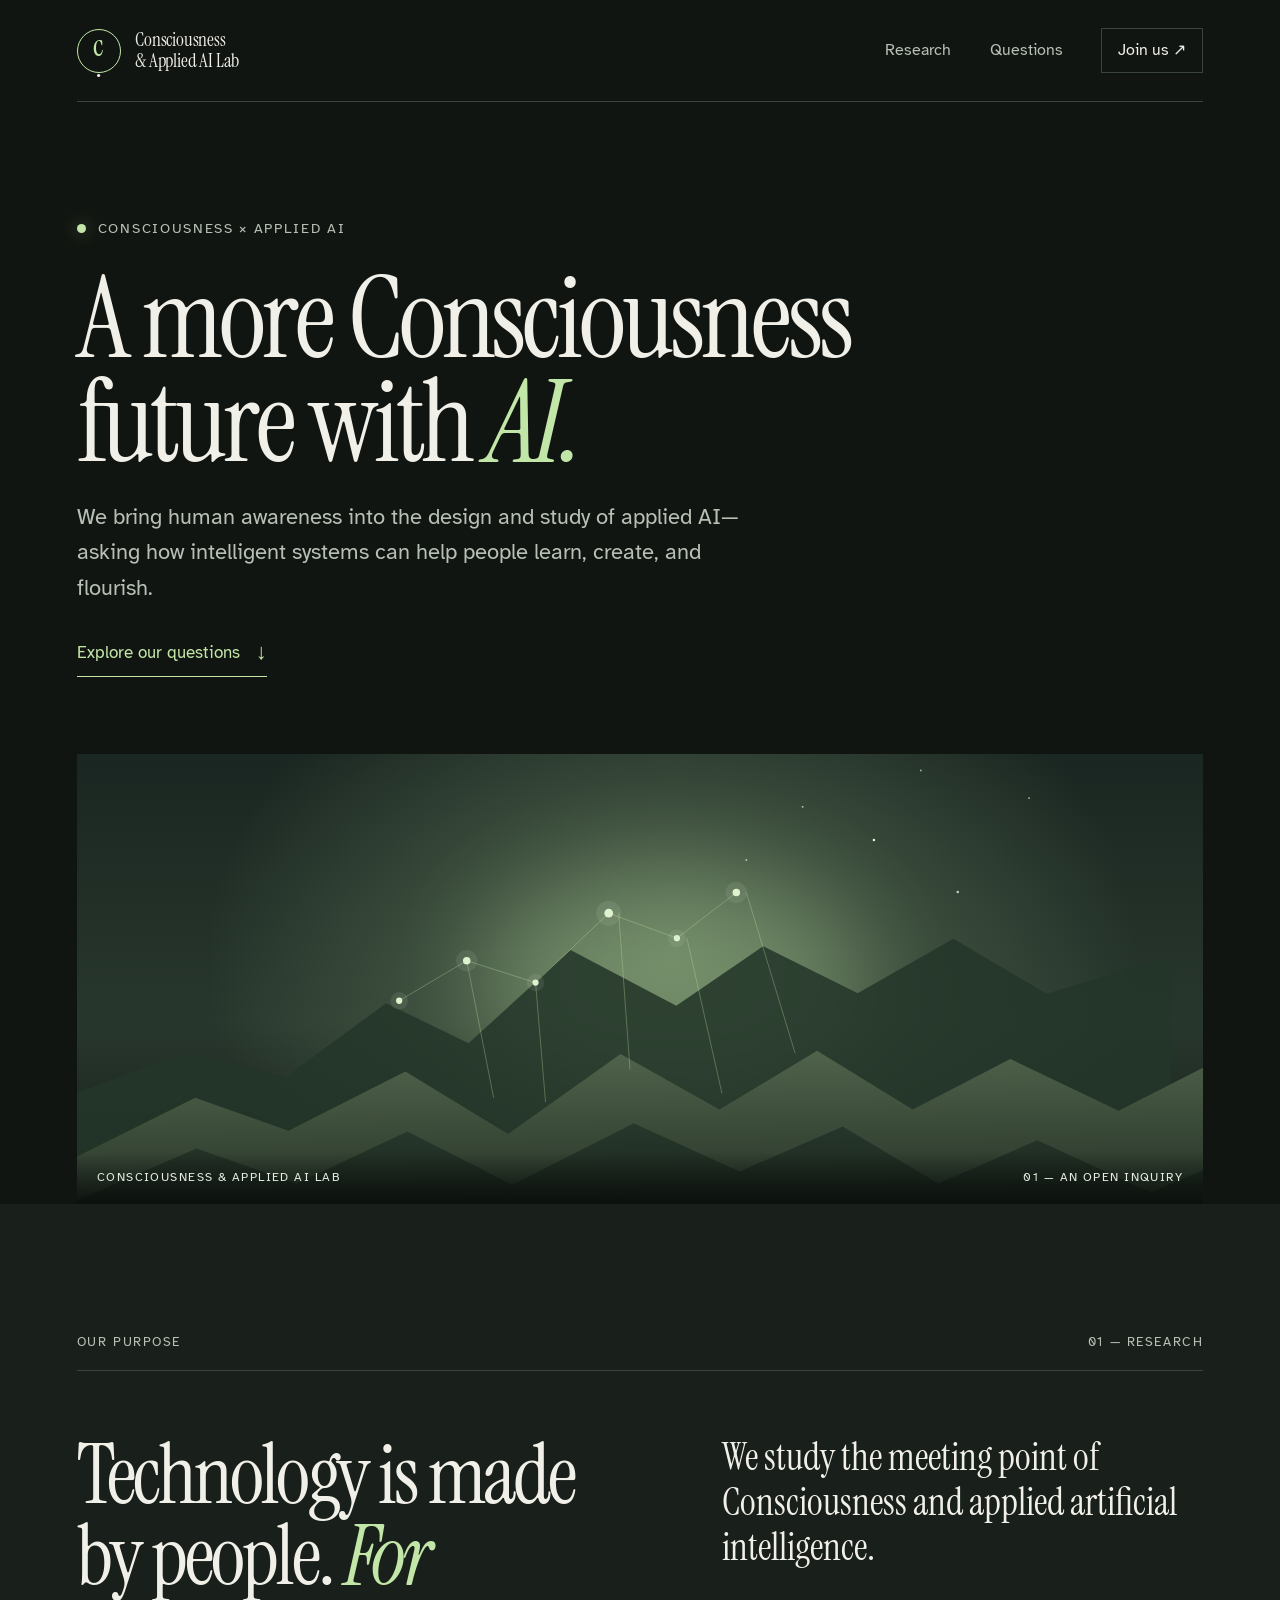
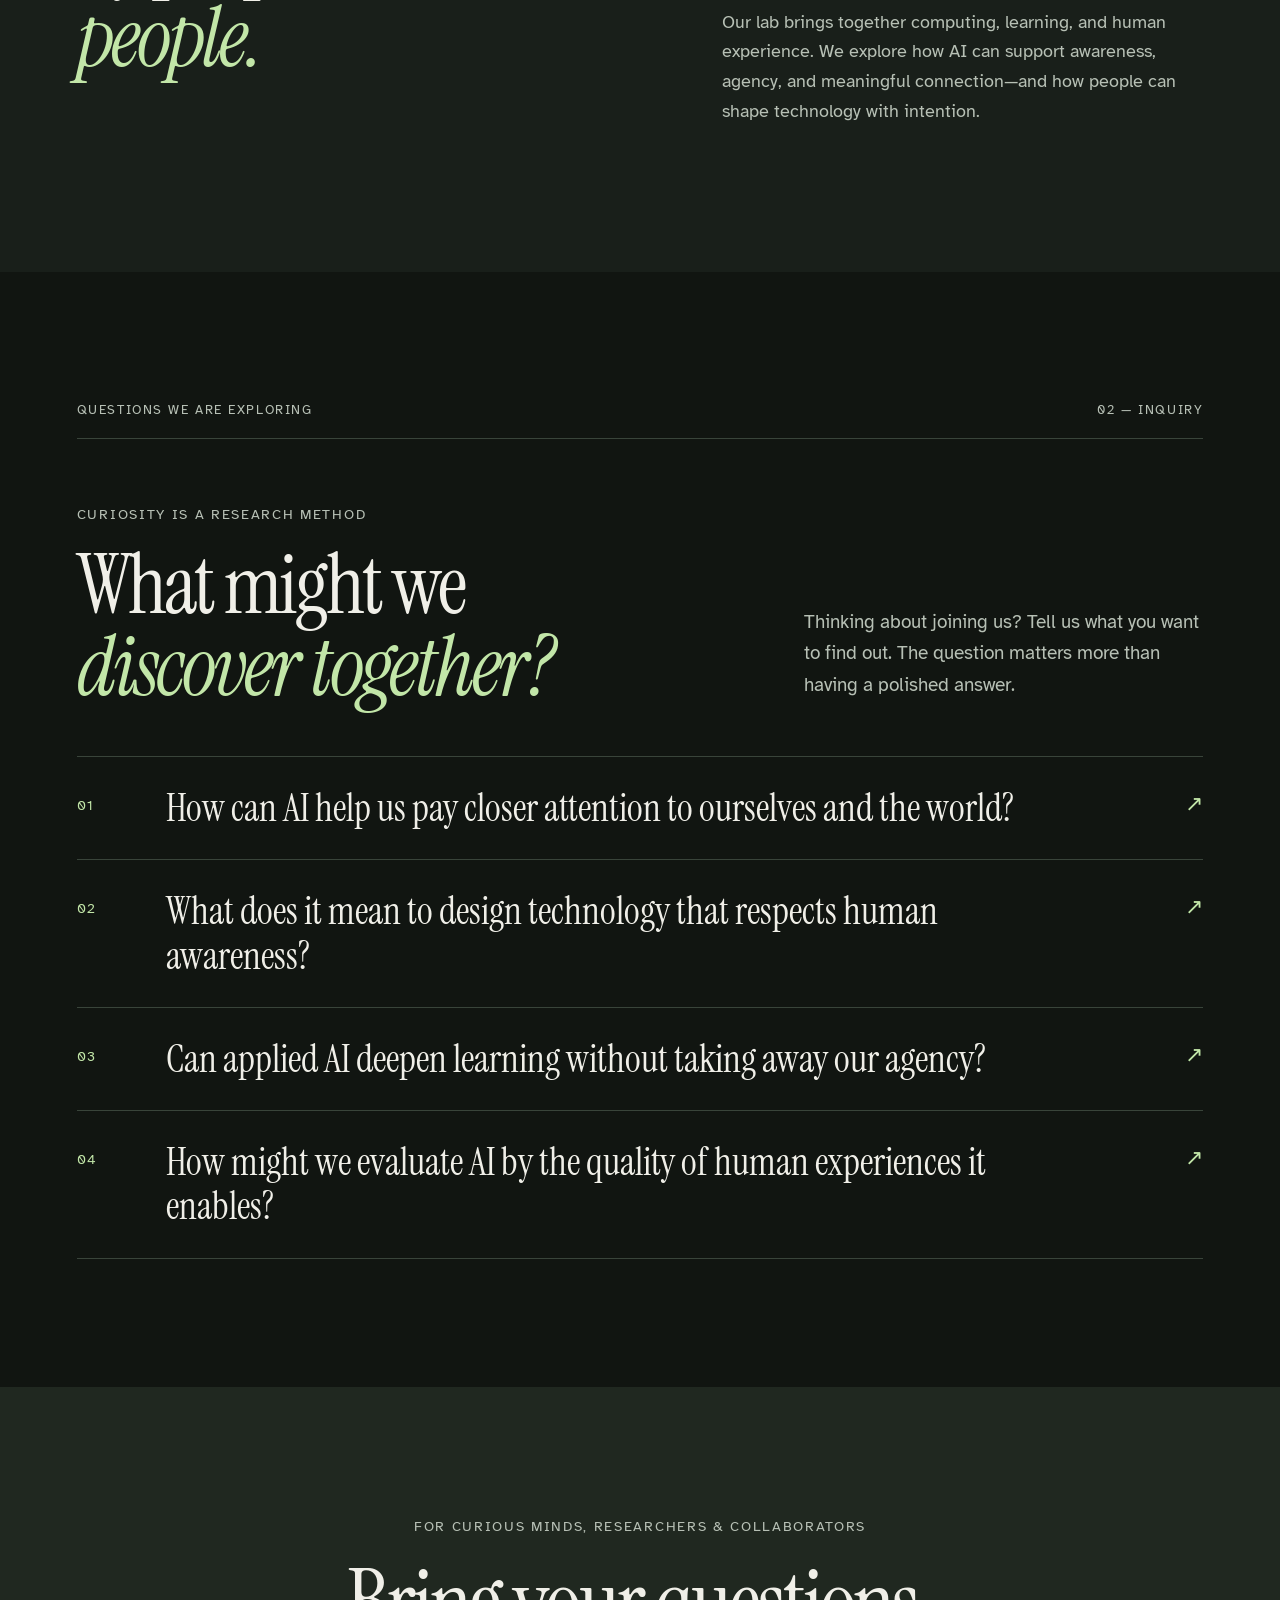
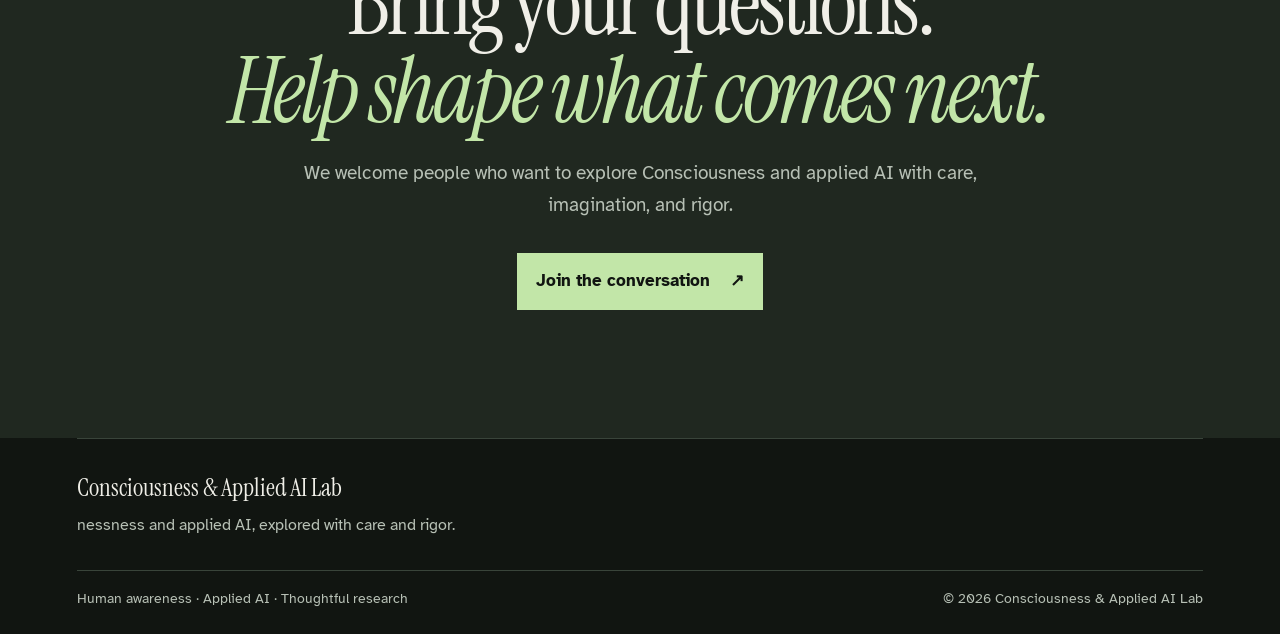
<file: index.html>
<!doctype html>
<html lang="en">
  <head>
    <meta charset="utf-8" />
    <meta name="viewport" content="width=device-width, initial-scale=1" />
    <meta name="theme-color" content="#111511" />
    <meta name="description" content="The Consciousness & Applied AI Lab asks how AI can support human awareness, learning, and flourishing." />
    <title>Consciousness  &amp; Applied AI Lab</title>
    <link rel="preconnect" href="https://fonts.googleapis.com" />
    <link rel="preconnect" href="https://fonts.gstatic.com" crossorigin />
    <link href="https://fonts.googleapis.com/css2?family=Atkinson+Hyperlegible:wght@400;700&family=Instrument+Serif:ital@0;1&display=swap" rel="stylesheet" />
    <link rel="stylesheet" href="./css/styles.css" />
    <script src="./js/main.js" defer></script>
  </head>
  <body>
    <a class="skip-link" href="#main">Skip to content</a>
    <div data-include="./components/header.html" aria-label="Site header"></div>

    <main id="main">
      <section class="hero page-shell" aria-labelledby="hero-title">
        <div class="hero-copy">
          <p class="eyebrow"><span class="status-dot" aria-hidden="true"></span> Consciousness × Applied AI</p>
          <h1 id="hero-title">A more Consciousness<br />future with <em>AI.</em></h1>
          <p class="hero-lede">We bring human awareness into the design and study of applied AI—asking how intelligent systems can help people learn, create, and flourish.</p>
          <a class="text-link" href="#questions">Explore our questions <span aria-hidden="true">↓</span></a>
        </div>
        <figure class="hero-image">
          <img src="./images/hero-landscape.svg" alt="An abstract landscape of light and connected points, suggesting human awareness meeting applied AI" />
          <figcaption><span>Consciousness  &amp; APPLIED AI LAB</span><span>01 — AN OPEN INQUIRY</span></figcaption>
        </figure>
      </section>

      <section class="intro section-pad" id="research" aria-labelledby="intro-title">
        <div class="section-index"><span>OUR PURPOSE</span><span>01 — RESEARCH</span></div>
        <div class="intro-grid">
          <h2 id="intro-title">Technology is made<br />by people. <em>For people.</em></h2>
          <div class="intro-text">
            <p class="large-copy">We study the meeting point of Consciousness and applied artificial intelligence.</p>
            <p>Our lab brings together computing, learning, and human experience. We explore how AI can support awareness, agency, and meaningful connection—and how people can shape technology with intention.</p>
          </div>
        </div>
      </section>

      <section class="questions section-pad" id="questions" aria-labelledby="questions-title">
        <div class="section-index"><span>QUESTIONS WE ARE EXPLORING</span><span>02 — INQUIRY</span></div>
        <div class="questions-heading">
          <div>
            <p class="eyebrow">Curiosity is a research method</p>
            <h2 id="questions-title">What might we<br /><em>discover together?</em></h2>
          </div>
          <p>Thinking about joining us? Tell us what you want to find out. The question matters more than having a polished answer.</p>
        </div>
        <div class="question-list">
          <article class="question-item">
            <span class="question-number">01</span>
            <h3>How can AI help us pay closer attention to ourselves and the world?</h3>
            <span class="question-mark" aria-hidden="true">↗</span>
          </article>
          <article class="question-item">
            <span class="question-number">02</span>
            <h3>What does it mean to design technology that respects human awareness?</h3>
            <span class="question-mark" aria-hidden="true">↗</span>
          </article>
          <article class="question-item">
            <span class="question-number">03</span>
            <h3>Can applied AI deepen learning without taking away our agency?</h3>
            <span class="question-mark" aria-hidden="true">↗</span>
          </article>
          <article class="question-item">
            <span class="question-number">04</span>
            <h3>How might we evaluate AI by the quality of human experiences it enables?</h3>
            <span class="question-mark" aria-hidden="true">↗</span>
          </article>
        </div>
      </section>

      <section class="invitation section-pad" id="join" aria-labelledby="join-title">
        <p class="eyebrow">For curious minds, researchers &amp; collaborators</p>
        <h2 id="join-title">Bring your questions.<br /><em>Help shape what comes next.</em></h2>
        <p>We welcome people who want to explore Consciousness and applied AI with care, imagination, and rigor.</p>
        <a class="button-link" href="https://github.com/ajayyadavmit/Lab">Join the conversation <span aria-hidden="true">↗</span></a>
      </section>
    </main>

    <div data-include="./components/footer.html" aria-label="Site footer"></div>
  </body>
</html>
</file>
<file: css/styles.css>
:root {
  color-scheme: dark;
  --color-bg: #111511;
  --color-surface: #191f1a;
  --color-surface-raised: #202820;
  --color-ink: #f0efe8;
  --color-muted: #b7c0b5;
  --color-accent: #c2e6a8;
  --color-line: #39443a;
  --font-display: "Instrument Serif", Georgia, serif;
  --font-body: "Atkinson Hyperlegible", Arial, sans-serif;
  --page-width: 1240px;
  --page-gutter: clamp(1.25rem, 6vw, 5.5rem);
  --space-section: clamp(5rem, 10vw, 9rem);
}

*, *::before, *::after { box-sizing: border-box; }
html { scroll-behavior: smooth; scroll-padding-top: 2rem; }
body { margin: 0; background: var(--color-bg); color: var(--color-ink); font-family: var(--font-body); font-size: 18px; line-height: 1.65; -webkit-font-smoothing: antialiased; }
a { color: inherit; }
.page-shell { width: min(100% - var(--page-gutter) * 2, var(--page-width)); margin-inline: auto; }
.section-pad { padding: var(--space-section) max(var(--page-gutter), calc((100vw - var(--page-width)) / 2)); }
.skip-link { position: absolute; top: -4rem; left: 1rem; z-index: 20; padding: .7rem 1rem; background: var(--color-accent); color: var(--color-bg); }
.skip-link:focus { top: 1rem; }

.site-header { min-height: 102px; display: flex; align-items: center; justify-content: space-between; gap: 2rem; border-bottom: 1px solid var(--color-line); }
.brand { display: inline-flex; gap: .9rem; align-items: center; text-decoration: none; }
.brand-symbol { display: grid; width: 44px; height: 44px; place-items: center; border: 1px solid var(--color-accent); border-radius: 50%; color: var(--color-accent); font: 400 31px/1 var(--font-display); }
.brand-symbol span { color: var(--color-ink); }
.brand-name { font: 400 19px/1.1 var(--font-display); letter-spacing: -.01em; }
.site-nav { display: flex; gap: clamp(1.3rem, 3vw, 2.8rem); align-items: center; }
.site-nav a { color: var(--color-muted); font-size: 16px; text-decoration: none; }
.site-nav a:hover, .site-nav a:focus-visible { color: var(--color-accent); }
.site-nav .nav-contact { padding: .55rem 1rem; border: 1px solid var(--color-line); color: var(--color-ink); }

.hero { padding-top: clamp(4.5rem, 9vw, 8rem); }
.hero-copy { max-width: 950px; margin-bottom: clamp(3rem, 6vw, 5rem); }
.eyebrow, .section-index, .hero-image figcaption, .question-number { font-size: 14px; letter-spacing: .12em; text-transform: uppercase; }
.eyebrow { display: flex; align-items: center; gap: .75rem; color: var(--color-muted); }
.status-dot { width: 9px; height: 9px; border-radius: 50%; background: var(--color-accent); box-shadow: 0 0 18px #c2e6a866; }
h1, h2, h3, p { margin-top: 0; }
h1, h2 { font-family: var(--font-display); font-weight: 400; letter-spacing: -.035em; }
h1 { margin: 1.7rem 0 1.5rem; font-size: clamp(4rem, 9vw, 8rem); line-height: .9; }
h1 em, h2 em { color: var(--color-accent); font-weight: 400; }
.hero-lede { max-width: 700px; margin-bottom: 1.8rem; color: var(--color-muted); font-size: clamp(1.15rem, 1.7vw, 1.35rem); }
.text-link { display: inline-flex; gap: 1rem; align-items: center; padding-bottom: .35rem; border-bottom: 1px solid var(--color-accent); color: var(--color-accent); text-decoration: none; font-size: 17px; }
.text-link span { font-size: 22px; transition: transform .2s ease; }
.text-link:hover span { transform: translateY(3px); }
.hero-image { position: relative; width: 100%; height: clamp(360px, 50vh, 650px); margin: 0; overflow: hidden; background: var(--color-surface); }
.hero-image img { display: block; width: 100%; height: 100%; object-fit: cover; }
.hero-image figcaption { position: absolute; right: 0; bottom: 0; left: 0; display: flex; justify-content: space-between; gap: 1rem; padding: 1rem 1.25rem; background: linear-gradient(transparent, #090d0bdd); color: #e6ecdf; font-size: 12px; }

.intro { background: var(--color-surface); }
.section-index { display: flex; justify-content: space-between; padding-bottom: 1rem; border-bottom: 1px solid var(--color-line); color: var(--color-muted); font-size: 13px; }
.intro-grid { display: grid; grid-template-columns: 1.05fr .95fr; gap: 10%; padding-top: 4rem; }
h2 { margin-bottom: 1.5rem; font-size: clamp(3.2rem, 6.5vw, 6rem); line-height: .98; }
.intro-grid h2 { margin: 0; }
.intro-text { max-width: 590px; }
.intro-text p { color: var(--color-muted); }
.intro-text .large-copy { color: var(--color-ink); font: 400 clamp(1.7rem, 3vw, 2.35rem)/1.2 var(--font-display); }

.questions-heading { display: grid; grid-template-columns: 1fr .65fr; gap: 10%; align-items: end; padding: 4rem 0 3rem; }
.questions-heading .eyebrow { margin-bottom: 1.2rem; }
.questions-heading h2 { margin: 0; }
.questions-heading > p { max-width: 440px; margin: 0 0 .45rem; color: var(--color-muted); font-size: 19px; }
.question-list { border-top: 1px solid var(--color-line); }
.question-item { display: grid; grid-template-columns: 70px 1fr 32px; gap: 1.2rem; align-items: start; padding: 1.8rem 0; border-bottom: 1px solid var(--color-line); }
.question-number { padding-top: .5rem; color: var(--color-accent); }
.question-item h3 { max-width: 850px; margin: 0; font: 400 clamp(1.6rem, 3vw, 2.55rem)/1.16 var(--font-display); }
.question-mark { justify-self: end; color: var(--color-accent); font-size: 22px; }

.invitation { background: var(--color-surface-raised); text-align: center; }
.invitation .eyebrow { justify-content: center; }
.invitation h2 { margin: 1.4rem 0; font-size: clamp(3.5rem, 7vw, 6.5rem); }
.invitation > p:not(.eyebrow) { max-width: 680px; margin: 0 auto 2rem; color: var(--color-muted); font-size: 19px; }
.button-link { display: inline-flex; gap: 1.2rem; align-items: center; padding: .9rem 1.2rem; background: var(--color-accent); color: var(--color-bg); text-decoration: none; font-size: 17px; font-weight: 700; }
.button-link:hover, .button-link:focus-visible { background: var(--color-ink); }

.site-footer { padding-top: 2rem; padding-bottom: 1.5rem; border-top: 1px solid var(--color-line); }
.footer-brand { font: 400 25px var(--font-display); text-decoration: none; }
.site-footer > p { margin: .4rem 0 2rem; color: var(--color-muted); font-size: 16px; }
.footer-bottom { display: flex; justify-content: space-between; gap: 1rem; padding-top: 1rem; border-top: 1px solid var(--color-line); color: var(--color-muted); font-size: 14px; }
:focus-visible { outline: 2px solid var(--color-accent); outline-offset: 4px; }

@media (max-width: 700px) {
  :root { --page-gutter: 1.25rem; --space-section: 5rem; }
  body { font-size: 17px; }
  .site-header { min-height: 86px; }
  .brand-symbol { width: 38px; height: 38px; font-size: 27px; }
  .brand-name { font-size: 17px; }
  .site-nav { gap: .9rem; }
  .site-nav a { font-size: 15px; }
  .site-nav .nav-contact { padding: .45rem .6rem; }
  .hero { padding-top: 4.5rem; }
  h1 { font-size: clamp(3.8rem, 15vw, 6.2rem); }
  .hero-image { height: 50vh; min-height: 320px; max-height: 520px; }
  .hero-image figcaption { flex-direction: column; gap: .2rem; font-size: 11px; }
  .intro-grid, .questions-heading { grid-template-columns: 1fr; gap: 2rem; padding-top: 3rem; }
  .questions-heading { padding-bottom: 2rem; }
  .question-item { grid-template-columns: 42px 1fr 22px; gap: .7rem; }
  .question-number { font-size: 12px; }
  .invitation h2 { font-size: clamp(3.2rem, 12vw, 5rem); }
}
@media (max-width: 420px) {
  .site-header { align-items: flex-start; flex-direction: column; gap: .8rem; padding-top: 1rem; padding-bottom: .8rem; }
  .site-nav { width: 100%; justify-content: space-between; }
  .footer-bottom { flex-direction: column; gap: .35rem; }
  .section-index { font-size: 11px; }
}
@media (prefers-reduced-motion: reduce) {
  *, *::before, *::after { scroll-behavior: auto !important; transition-duration: .01ms !important; animation-duration: .01ms !important; animation-iteration-count: 1 !important; }
}
</file>
